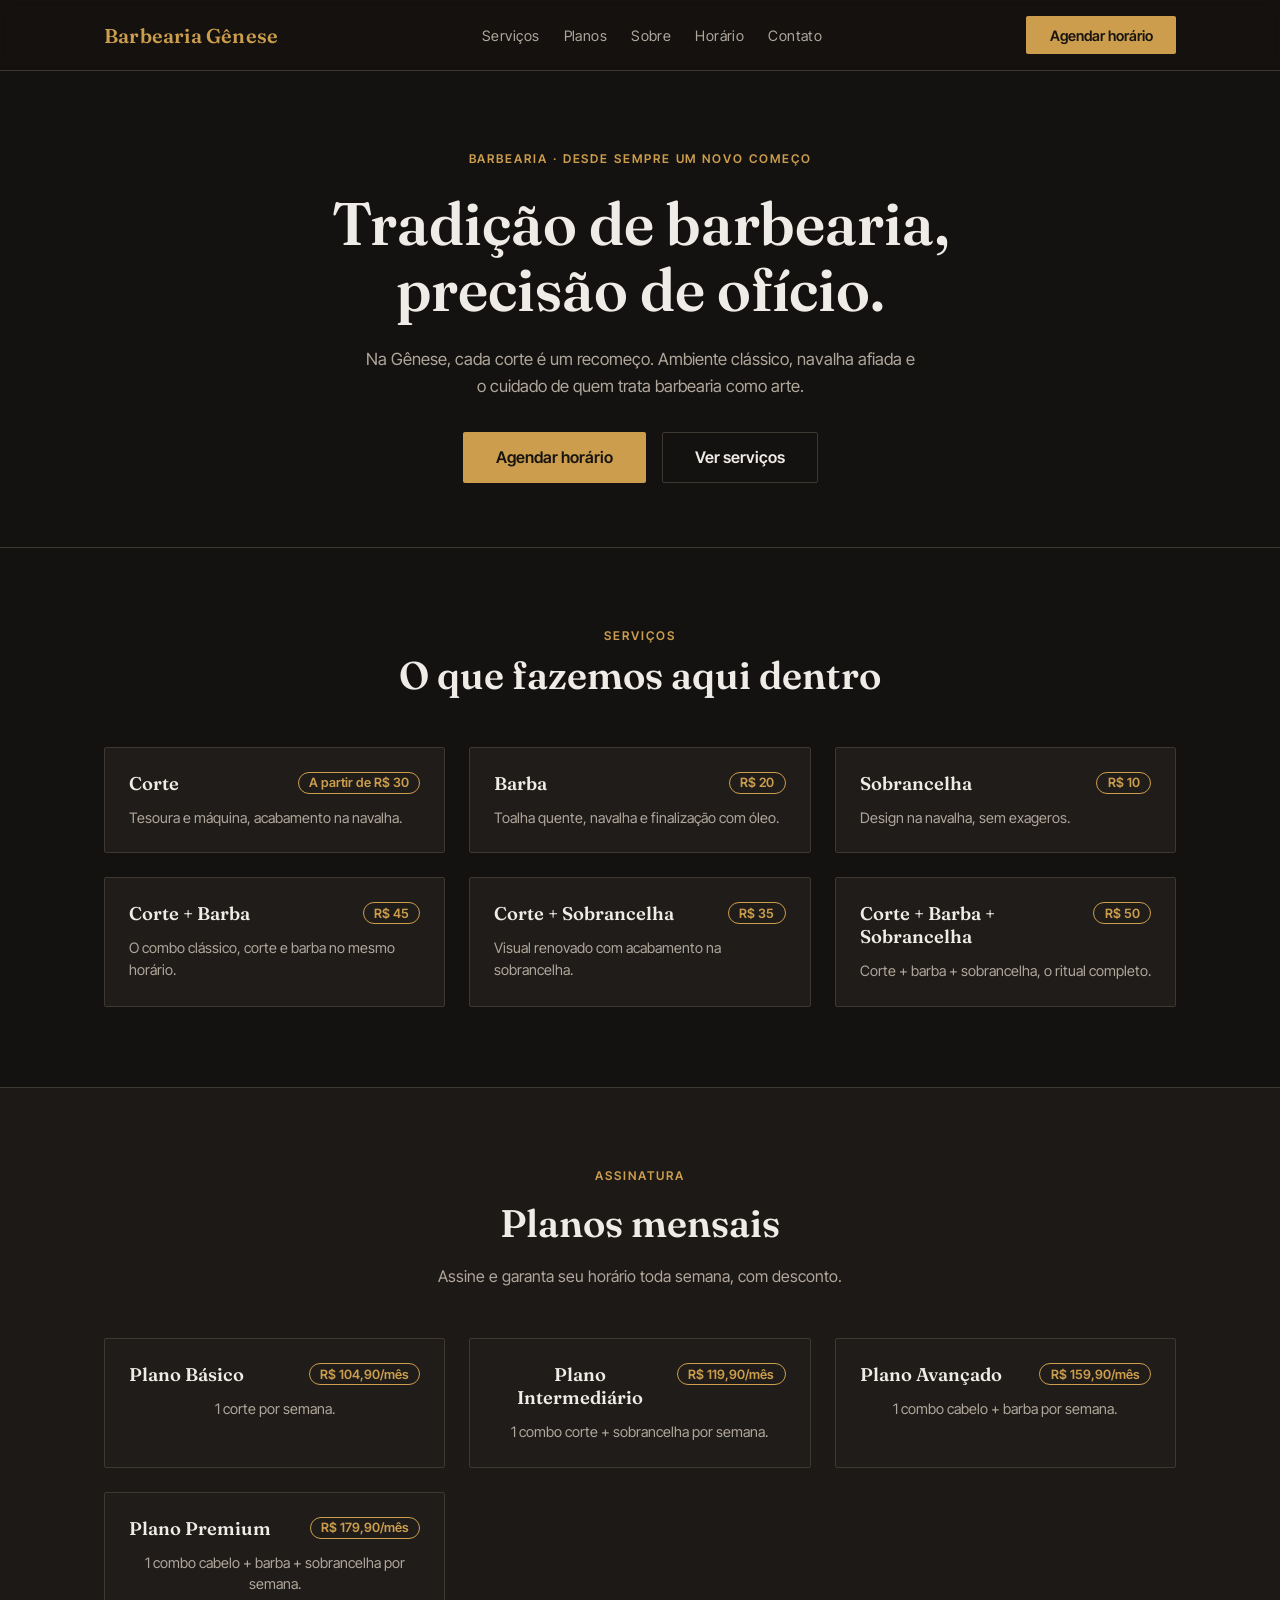
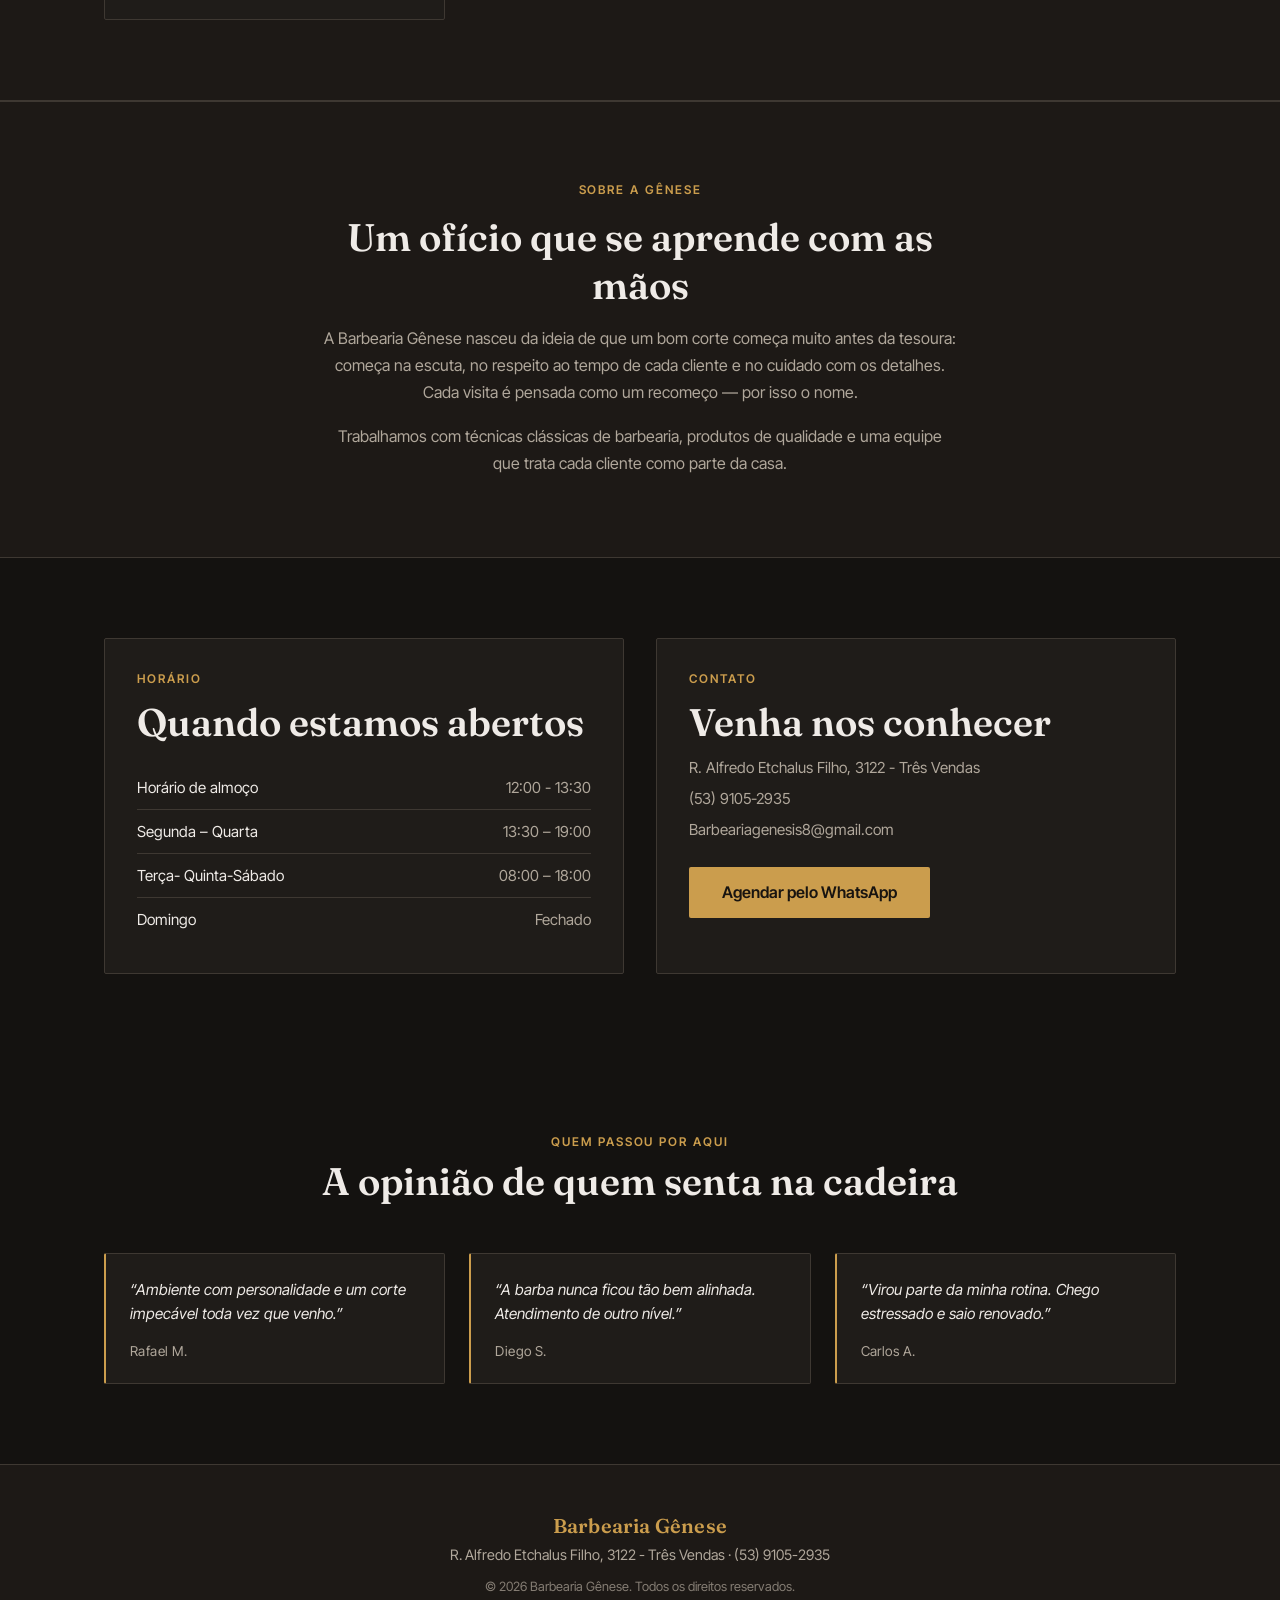
<file: index.html>
<!DOCTYPE html>
<html lang="pt-BR">
<head>
<meta charset="UTF-8" />
<meta name="viewport" content="width=device-width, initial-scale=1.0" />
<title>Barbearia Gênese</title>
<link rel="stylesheet" href="style.css" />
</head>
<body>

  <header>
    <div class="header-inner">
      <a href="#" class="brand">Barbearia Gênese</a>
      <nav>
        <a href="#servicos">Serviços</a>
        <a href="#planos">Planos</a>
        <a href="#sobre">Sobre</a>
        <a href="#horario">Horário</a>
        <a href="#contato">Contato</a>
      </nav>
      <a href="#contato" class="btn btn-primary">Agendar horário</a>
    </div>
  </header>

  <main>
    <section class="hero">
      <div class="hero-inner">
        <span class="eyebrow">Barbearia · Desde sempre um novo começo</span>
        <h1 class="hero-title">Tradição de barbearia,<br />precisão de ofício.</h1>
        <p class="hero-subtitle">
          Na Gênese, cada corte é um recomeço. Ambiente clássico, navalha afiada
          e o cuidado de quem trata barbearia como arte.
        </p>
        <div class="hero-actions">
          <a href="#contato" class="btn btn-primary btn-lg">Agendar horário</a>
          <a href="#servicos" class="btn btn-outline btn-lg">Ver serviços</a>
        </div>
      </div>
    </section>

    <section id="servicos" class="block">
      <div class="section-header reveal">
        <span class="eyebrow">Serviços</span>
        <h2 class="section-title">O que fazemos aqui dentro</h2>
      </div>
      <div class="services-grid">
        <div class="service-card reveal">
          <div class="service-top">
            <h3 class="service-name">Corte</h3>
            <span class="price-badge">A partir de R$ 30</span>
          </div>
          <p class="service-desc">Tesoura e máquina, acabamento na navalha.</p>
        </div>
        <div class="service-card reveal">
          <div class="service-top">
            <h3 class="service-name">Barba</h3>
            <span class="price-badge">R$ 20</span>
          </div>
          <p class="service-desc">Toalha quente, navalha e finalização com óleo.</p>
        </div>
        <div class="service-card reveal">
          <div class="service-top">
            <h3 class="service-name">Sobrancelha</h3>
            <span class="price-badge">R$ 10</span>
          </div>
          <p class="service-desc">Design na navalha, sem exageros.</p>
        </div>
        <div class="service-card reveal">
          <div class="service-top">
            <h3 class="service-name">Corte + Barba</h3>
            <span class="price-badge">R$ 45</span>
          </div>
          <p class="service-desc">O combo clássico, corte e barba no mesmo horário.</p>
        </div>
        <div class="service-card reveal">
          <div class="service-top">
            <h3 class="service-name">Corte + Sobrancelha</h3>
            <span class="price-badge">R$ 35</span>
          </div>
          <p class="service-desc">Visual renovado com acabamento na sobrancelha.</p>
        </div>
        <div class="service-card reveal">
          <div class="service-top">
            <h3 class="service-name">Corte + Barba + Sobrancelha</h3>
            <span class="price-badge">R$ 50</span>
          </div>
          <p class="service-desc">Corte + barba + sobrancelha, o ritual completo.</p>
        </div>
      </div>
    </section>

    <section id="planos" class="about-section">
      <div class="about-inner reveal" style="max-width: 1120px;">
        <span class="eyebrow">Assinatura</span>
        <h2 class="section-title">Planos mensais</h2>
        <p class="about-text">Assine e garanta seu horário toda semana, com desconto.</p>
        <div class="services-grid" style="width: 100%; margin-top: var(--spacing-8);">
          <div class="service-card reveal">
            <div class="service-top">
              <h3 class="service-name">Plano Básico</h3>
              <span class="price-badge">R$ 104,90/mês</span>
            </div>
            <p class="service-desc">1 corte por semana.</p>
          </div>
          <div class="service-card reveal">
            <div class="service-top">
              <h3 class="service-name">Plano Intermediário</h3>
              <span class="price-badge">R$ 119,90/mês</span>
            </div>
            <p class="service-desc">1 combo corte + sobrancelha por semana.</p>
          </div>
          <div class="service-card reveal">
            <div class="service-top">
              <h3 class="service-name">Plano Avançado</h3>
              <span class="price-badge">R$ 159,90/mês</span>
            </div>
            <p class="service-desc">1 combo cabelo + barba por semana.</p>
          </div>
          <div class="service-card reveal">
            <div class="service-top">
              <h3 class="service-name">Plano Premium</h3>
              <span class="price-badge">R$ 179,90/mês</span>
            </div>
            <p class="service-desc">1 combo cabelo + barba + sobrancelha por semana.</p>
          </div>
        </div>
      </div>
    </section>

    <section id="sobre" class="about-section">
      <div class="about-inner reveal">
        <span class="eyebrow">Sobre a Gênese</span>
        <h2 class="section-title">Um ofício que se aprende com as mãos</h2>
        <p class="about-text">
          A Barbearia Gênese nasceu da ideia de que um bom corte começa muito
          antes da tesoura: começa na escuta, no respeito ao tempo de cada
          cliente e no cuidado com os detalhes. Cada visita é pensada como um
          recomeço — por isso o nome.
        </p>
        <p class="about-text">
          Trabalhamos com técnicas clássicas de barbearia, produtos de
          qualidade e uma equipe que trata cada cliente como parte da casa.
        </p>
      </div>
    </section>

    <section id="horario" class="block">
      <div class="horario-grid">
        <div class="horario-card reveal">
          <span class="eyebrow">Horário</span>
          <h2 class="section-title">Quando estamos abertos</h2>
          <ul class="hours-list">
            <li class="hours-row"><span>Horário de almoço</span><span class="hours-time">12:00 - 13:30</span></li>
            <li class="hours-row"><span>Segunda – Quarta</span><span class="hours-time">13:30 – 19:00</span></li>
            <li class="hours-row"><span>Terça- Quinta-Sábado</span><span class="hours-time">08:00 – 18:00</span></li>
            <li class="hours-row"><span>Domingo</span><span class="hours-time">Fechado</span></li>
          </ul>
        </div>

        <div id="contato" class="horario-card reveal">
          <span class="eyebrow">Contato</span>
          <h2 class="section-title">Venha nos conhecer</h2>
          <p class="contact-line">R. Alfredo Etchalus Filho, 3122 - Três Vendas</p>
          <p class="contact-line">(53) 9105-2935</p>
          <p class="contact-line">Barbeariagenesis8@gmail.com</p>
          <a href="https://wa.me/555391052935" target="_blank" rel="noreferrer" class="btn btn-primary btn-lg contact-cta">
            Agendar pelo WhatsApp
          </a>
        </div>
      </div>
    </section>

    <section class="block">
      <div class="section-header reveal">
        <span class="eyebrow">Quem passou por aqui</span>
        <h2 class="section-title">A opinião de quem senta na cadeira</h2>
      </div>
      <div class="testimonials-grid">
        <div class="testimonial-card reveal">
          <p class="testimonial-quote">&ldquo;Ambiente com personalidade e um corte impecável toda vez que venho.&rdquo;</p>
          <span class="testimonial-author">Rafael M.</span>
        </div>
        <div class="testimonial-card reveal">
          <p class="testimonial-quote">&ldquo;A barba nunca ficou tão bem alinhada. Atendimento de outro nível.&rdquo;</p>
          <span class="testimonial-author">Diego S.</span>
        </div>
        <div class="testimonial-card reveal">
          <p class="testimonial-quote">&ldquo;Virou parte da minha rotina. Chego estressado e saio renovado.&rdquo;</p>
          <span class="testimonial-author">Carlos A.</span>
        </div>
      </div>
    </section>
  </main>

  <footer>
    <div class="footer-inner">
      <span class="brand">Barbearia Gênese</span>
      <p class="footer-text">R. Alfredo Etchalus Filho, 3122 - Três Vendas · (53) 9105-2935</p>
      <p class="footer-copy">© <span id="year"></span> Barbearia Gênese. Todos os direitos reservados.</p>
    </div>
  </footer>

  <script>
    document.getElementById('year').textContent = new Date().getFullYear();

    var revealEls = document.querySelectorAll('.reveal');
    if ('IntersectionObserver' in window) {
      var observer = new IntersectionObserver(function (entries) {
        entries.forEach(function (entry) {
          if (entry.isIntersecting) {
            entry.target.classList.add('is-visible');
            observer.unobserve(entry.target);
          }
        });
      }, { threshold: 0.15, rootMargin: '0px 0px -40px 0px' });
      revealEls.forEach(function (el) { observer.observe(el); });
    } else {
      revealEls.forEach(function (el) { el.classList.add('is-visible'); });
    }
  </script>

</body>
</html>
</file>
<file: style.css>
@import url('https://fonts.googleapis.com/css2?family=Fraunces:opsz,wght@9..144,400;9..144,500;9..144,600;9..144,700&family=Inter+Tight:wght@400;500;600;700&display=swap');

  :root {
    --background: hsl(30, 12%, 7%);
    --foreground: hsl(36, 20%, 92%);
    --surface: hsl(28, 12%, 10%);
    --card: hsl(28, 12%, 11%);
    --primary: hsl(38, 55%, 55%);
    --primary-foreground: hsl(30, 20%, 8%);
    --muted-foreground: hsl(34, 12%, 65%);
    --border: hsl(30, 10%, 22%);
    --font-display: 'Fraunces', 'Georgia', serif;
    --font-base: 'Inter Tight', system-ui, sans-serif;
    --radius-sm: 2px;
    --radius-full: 9999px;
    --spacing-2: 0.5rem;
    --spacing-3: 0.75rem;
    --spacing-4: 1rem;
    --spacing-6: 1.5rem;
    --spacing-8: 2rem;
    --spacing-12: 3rem;
    --spacing-16: 4rem;
    --spacing-20: 5rem;
  }

  * { box-sizing: border-box; }

  body {
    margin: 0;
    background: var(--background);
    color: var(--foreground);
    font-family: var(--font-base);
    -webkit-font-smoothing: antialiased;
  }

  a { color: inherit; }

  .reveal {
    opacity: 0;
    transform: translateY(16px);
    transition: opacity 0.4s ease, transform 0.4s ease;
  }
  .reveal.is-visible {
    opacity: 1;
    transform: translateY(0);
  }

  /* Header */
  header {
    position: sticky;
    top: 0;
    z-index: 10;
    background: hsla(30, 12%, 7%, 0.85);
    backdrop-filter: blur(8px);
    border-bottom: 1px solid var(--border);
  }
  .header-inner {
    max-width: 1120px;
    margin: 0 auto;
    padding: var(--spacing-4) var(--spacing-6);
    display: flex;
    align-items: center;
    justify-content: space-between;
    gap: var(--spacing-6);
  }
  .brand {
    font-family: var(--font-display);
    font-size: 1.25rem;
    font-weight: 600;
    letter-spacing: 0.01em;
    color: var(--primary);
    text-decoration: none;
  }
  nav {
    display: none;
    gap: var(--spacing-6);
  }
  @media (min-width: 768px) {
    nav { display: flex; }
  }
  nav a {
    color: var(--muted-foreground);
    font-size: 0.9rem;
    text-decoration: none;
    letter-spacing: 0.03em;
    transition: color 0.15s ease;
  }
  nav a:hover { color: var(--foreground); }

  /* Buttons */
  .btn {
    display: inline-flex;
    align-items: center;
    justify-content: center;
    padding: 0.6rem 1.4rem;
    border-radius: var(--radius-sm);
    font-size: 0.9rem;
    font-weight: 600;
    text-decoration: none;
    border: 1px solid transparent;
    cursor: pointer;
    transition: opacity 0.15s ease, background 0.15s ease;
  }
  .btn-primary { background: var(--primary); color: var(--primary-foreground); }
  .btn-primary:hover { opacity: 0.9; }
  .btn-outline { background: transparent; color: var(--foreground); border-color: var(--border); }
  .btn-outline:hover { border-color: var(--primary); color: var(--primary); }
  .btn-lg { padding: 0.9rem 2rem; font-size: 1rem; }

  /* Hero */
  .hero {
    border-bottom: 1px solid var(--border);
    padding: var(--spacing-20) var(--spacing-6) var(--spacing-16);
  }
  .hero-inner {
    max-width: 780px;
    margin: 0 auto;
    text-align: center;
    display: flex;
    flex-direction: column;
    align-items: center;
    gap: var(--spacing-6);
  }
  .eyebrow {
    font-size: 0.75rem;
    letter-spacing: 0.16em;
    text-transform: uppercase;
    color: var(--primary);
    font-weight: 600;
  }
  .hero-title {
    font-family: var(--font-display);
    font-size: clamp(2.25rem, 5vw, 3.75rem);
    line-height: 1.1;
    font-weight: 600;
    margin: 0;
  }
  .hero-subtitle {
    font-size: 1.05rem;
    line-height: 1.6;
    color: var(--muted-foreground);
    max-width: 560px;
    margin: 0;
  }
  .hero-actions {
    display: flex;
    flex-wrap: wrap;
    gap: var(--spacing-4);
    justify-content: center;
    margin-top: var(--spacing-2);
  }

  /* Sections */
  section.block {
    max-width: 1120px;
    margin: 0 auto;
    padding: var(--spacing-20) var(--spacing-6);
  }
  .section-header {
    display: flex;
    flex-direction: column;
    gap: var(--spacing-2);
    margin-bottom: var(--spacing-12);
    text-align: center;
    align-items: center;
  }
  .section-title {
    font-family: var(--font-display);
    font-size: clamp(1.75rem, 3vw, 2.5rem);
    font-weight: 600;
    margin: 0;
  }

  /* Services */
  .services-grid {
    display: grid;
    grid-template-columns: repeat(auto-fit, minmax(260px, 1fr));
    gap: var(--spacing-6);
  }
  .service-card {
    background: var(--card);
    border: 1px solid var(--border);
    border-radius: var(--radius-sm);
    padding: var(--spacing-6);
    display: flex;
    flex-direction: column;
    gap: var(--spacing-3);
  }
  .service-top {
    display: flex;
    align-items: flex-start;
    justify-content: space-between;
    gap: var(--spacing-3);
  }
  .service-name {
    font-family: var(--font-display);
    font-size: 1.15rem;
    font-weight: 600;
    margin: 0;
  }
  .price-badge {
    flex-shrink: 0;
    color: var(--primary);
    border: 1px solid var(--primary);
    border-radius: var(--radius-full);
    padding: 0.15rem 0.65rem;
    font-size: 0.8rem;
    font-weight: 600;
  }
  .service-desc {
    color: var(--muted-foreground);
    font-size: 0.9rem;
    line-height: 1.5;
    margin: 0;
  }

  /* About */
  .about-section {
    background: var(--surface);
    border-top: 1px solid var(--border);
    border-bottom: 1px solid var(--border);
  }
  .about-inner {
    max-width: 680px;
    margin: 0 auto;
    padding: var(--spacing-20) var(--spacing-6);
    display: flex;
    flex-direction: column;
    gap: var(--spacing-4);
    text-align: center;
    align-items: center;
  }
  .about-text {
    color: var(--muted-foreground);
    font-size: 1rem;
    line-height: 1.7;
    margin: 0;
  }

  /* Hours + Contact */
  .horario-grid {
    display: grid;
    grid-template-columns: repeat(auto-fit, minmax(300px, 1fr));
    gap: var(--spacing-8);
  }
  .horario-card {
    background: var(--card);
    border: 1px solid var(--border);
    border-radius: var(--radius-sm);
    padding: var(--spacing-8);
    display: flex;
    flex-direction: column;
    gap: var(--spacing-3);
  }
  .hours-list {
    list-style: none;
    margin: var(--spacing-2) 0 0;
    padding: 0;
    display: flex;
    flex-direction: column;
  }
  .hours-row {
    display: flex;
    justify-content: space-between;
    padding: var(--spacing-3) 0;
    border-bottom: 1px solid var(--border);
    font-size: 0.95rem;
  }
  .hours-row:last-child { border-bottom: none; }
  .hours-time { color: var(--muted-foreground); }
  .contact-line {
    color: var(--muted-foreground);
    font-size: 0.95rem;
    margin: 0;
  }
  .contact-cta { margin-top: var(--spacing-4); align-self: flex-start; }

  /* Testimonials */
  .testimonials-grid {
    display: grid;
    grid-template-columns: repeat(auto-fit, minmax(260px, 1fr));
    gap: var(--spacing-6);
  }
  .testimonial-card {
    background: var(--card);
    border: 1px solid var(--border);
    border-left: 2px solid var(--primary);
    border-radius: var(--radius-sm);
    padding: var(--spacing-6);
    display: flex;
    flex-direction: column;
    gap: var(--spacing-4);
  }
  .testimonial-quote {
    font-size: 0.95rem;
    line-height: 1.6;
    margin: 0;
    font-style: italic;
  }
  .testimonial-author {
    color: var(--muted-foreground);
    font-size: 0.85rem;
    letter-spacing: 0.03em;
  }

  /* Footer */
  footer {
    border-top: 1px solid var(--border);
    background: var(--surface);
  }
  .footer-inner {
    max-width: 1120px;
    margin: 0 auto;
    padding: var(--spacing-12) var(--spacing-6);
    display: flex;
    flex-direction: column;
    align-items: center;
    gap: var(--spacing-2);
    text-align: center;
  }
  .footer-text { color: var(--muted-foreground); font-size: 0.9rem; margin: 0; }
  .footer-copy { color: var(--muted-foreground); font-size: 0.8rem; margin: var(--spacing-2) 0 0; opacity: 0.7; }
</file>
